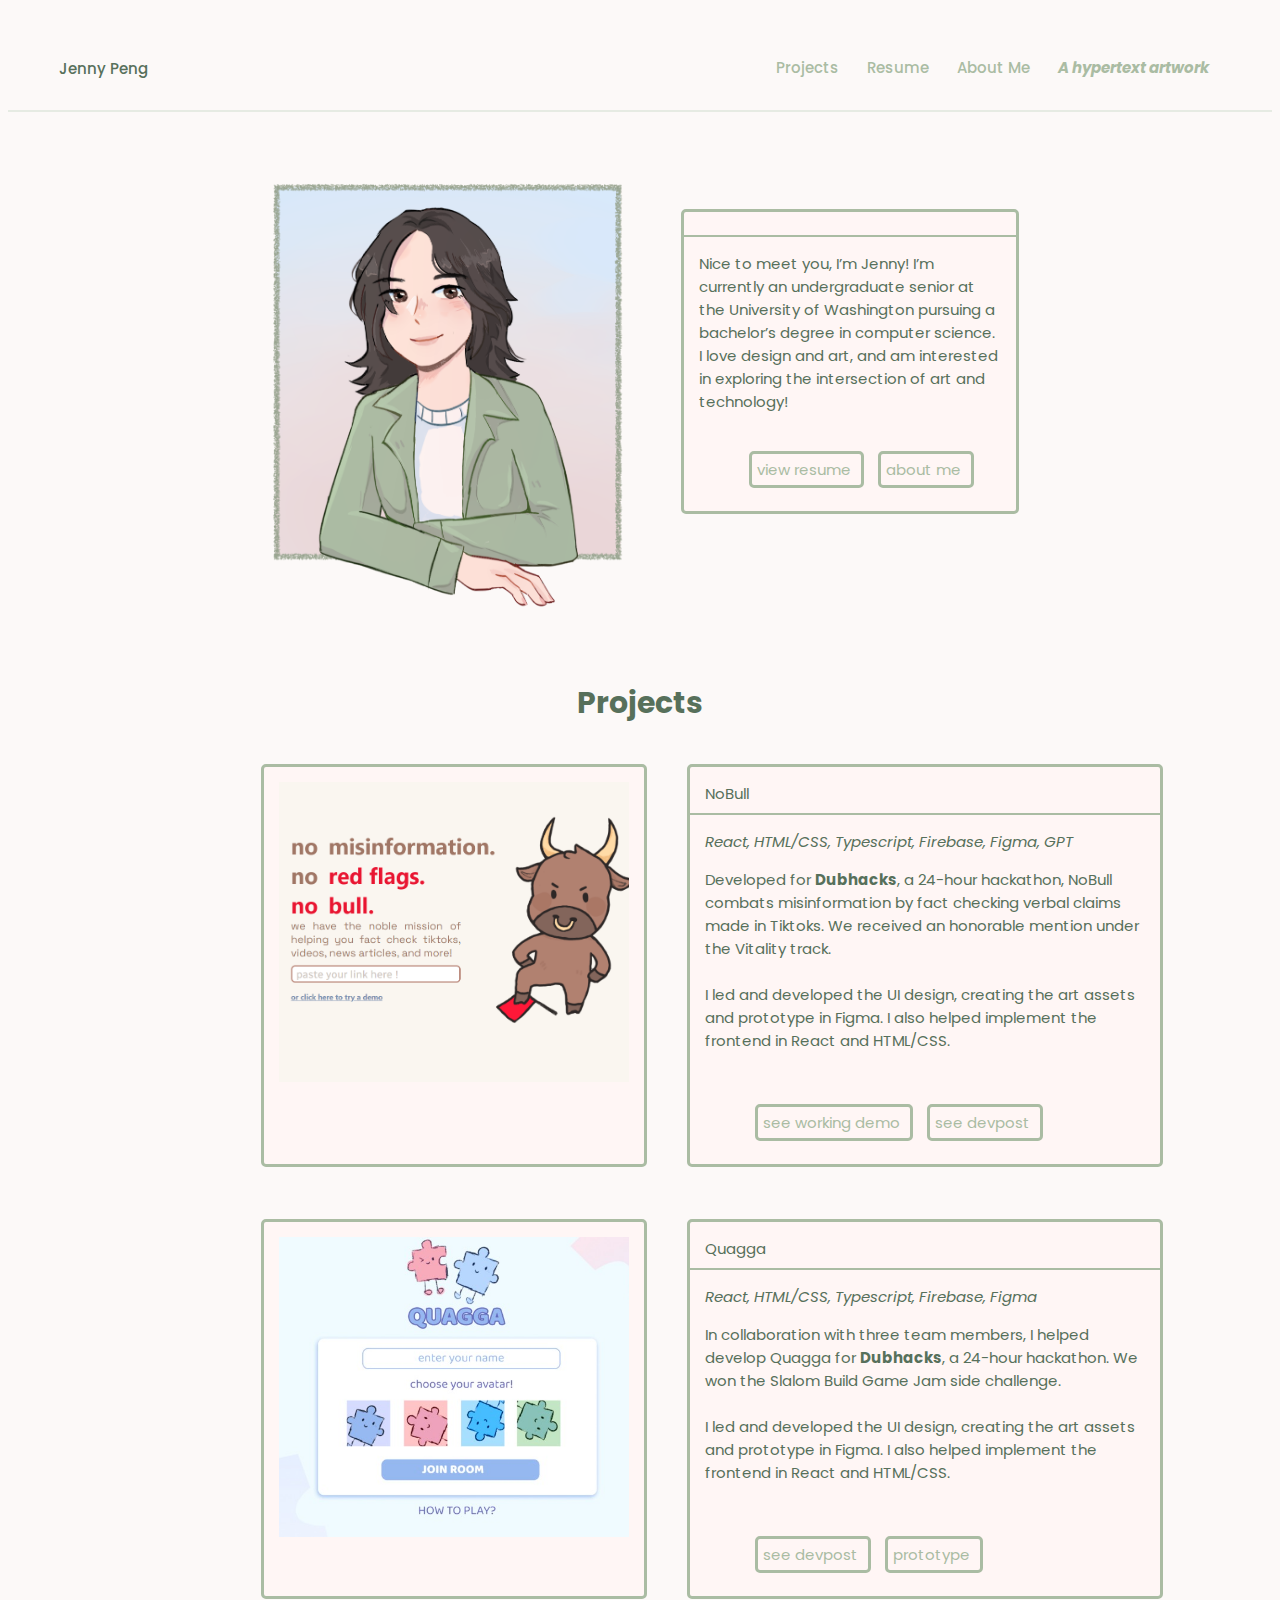
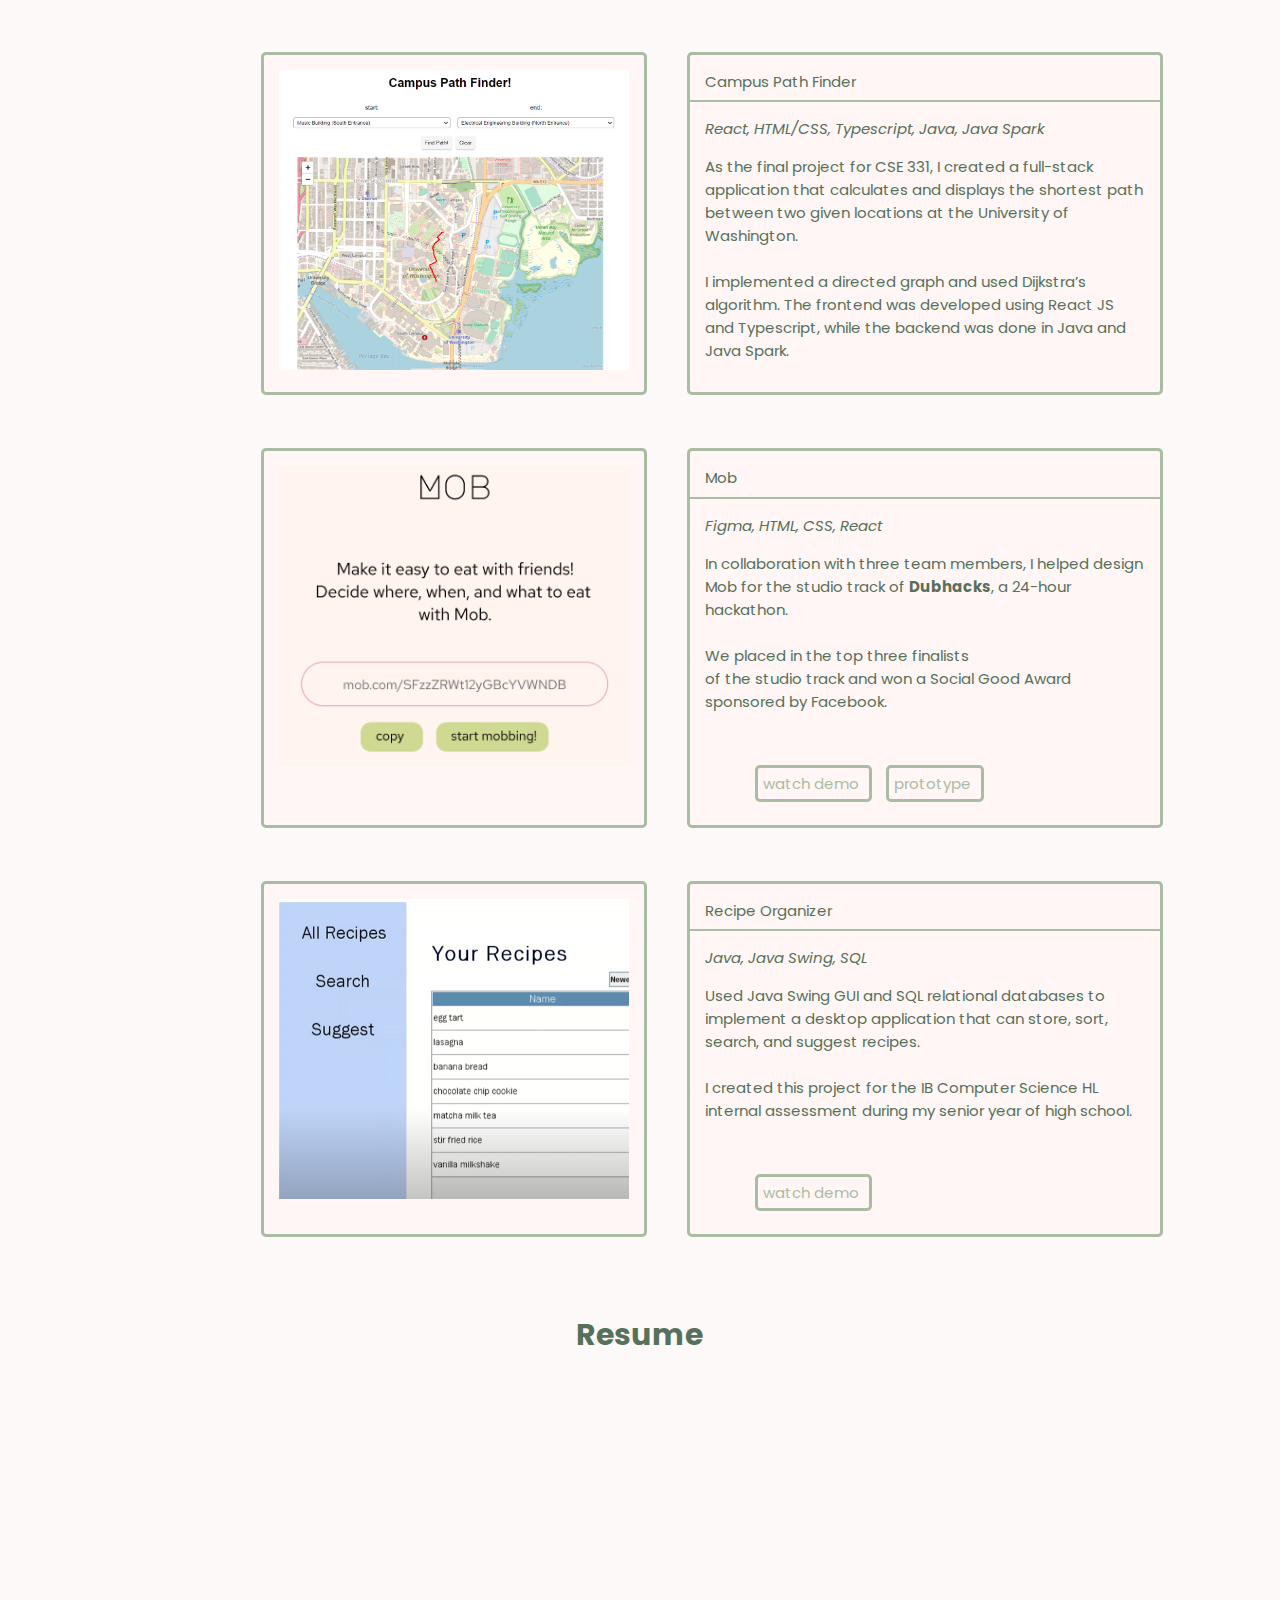
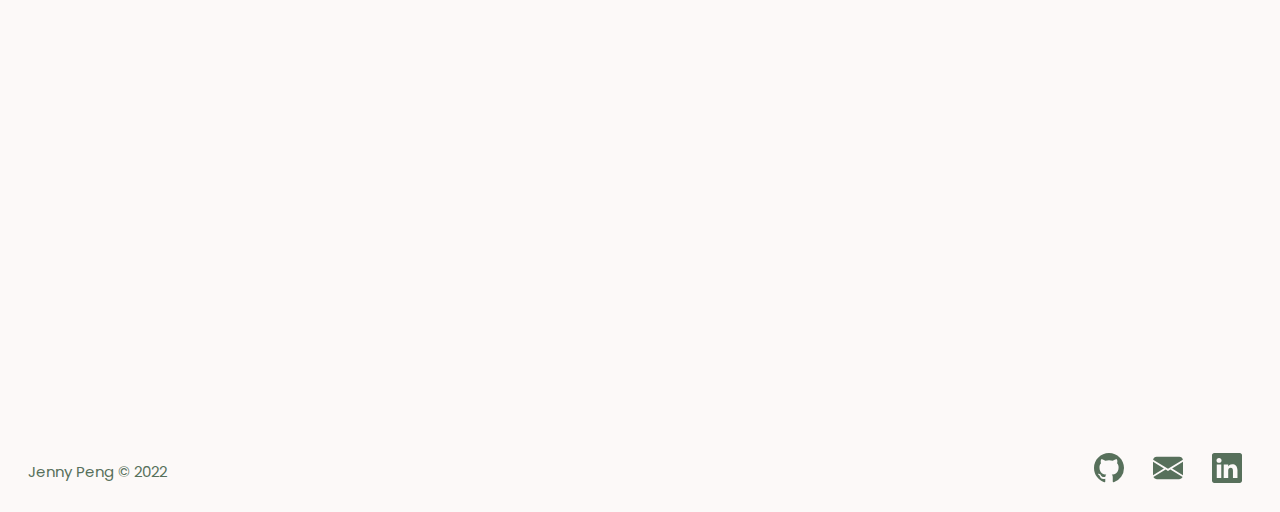
<file: index.html>
<!DOCTYPE html>
<html lang="en">
<head>
    <!-- Google tag (gtag.js) -->
<script async src="https://www.googletagmanager.com/gtag/js?id=G-HSFZQCGW7Z"></script>
<script>
  window.dataLayer = window.dataLayer || [];
  function gtag(){dataLayer.push(arguments);}
  gtag('js', new Date());

  gtag('config', 'G-HSFZQCGW7Z');
</script>
    <meta charset="UTF-8">
    <meta http-equiv="X-UA-Compatible" content="IE=edge">
    <meta name="viewport" content="width=device-width, initial-scale=1.0">
    <link rel="stylesheet" href="style.css">
    <title>Jenny Peng</title>
    <link rel="preconnect" href="https://fonts.googleapis.com">
    <link rel="preconnect" href="https://fonts.gstatic.com" crossorigin>
    <link href="https://fonts.googleapis.com/css2?family=Poppins:ital,wght@0,200;0,400;0,500;1,200&display=swap" rel="stylesheet">
    <link rel="icon" href="images/hearticon.png">
</head>
<body>
    <nav>
        <a href="index.html">Jenny Peng</a>
        <div class="nav-links">
            <ul>
                <li><a href="#project-id">Projects</a></li>
                <li><a href="#resume-id">Resume</a></li>
                <li><a href="about.html">About Me</a></li>
                <li><a href="dxarts.html"><i><b>A hypertext artwork</b></i></a></li>
            </ul>
        </div>
    </nav>
    <hr class = "nav-hr">
    <div class="outer">
    <section class="header">
        <div class="intro">
            <div class="portrait">
                <img src="images/me.png" class="portrait-main" alt="drawing of me">
                <img src="images/me2.png" class="portrait-hover"alt="drawing of me saying 'hello world'">
            </div>
            <div class="container">
                <hr>
                <p>Nice to meet you, I’m Jenny! I’m currently an
                    undergraduate senior at the University of Washington pursuing a bachelor’s degree in
                    computer science. I love design and art, and am interested in exploring the 
                    intersection of art and technology!</p>
                <div class="btn">
                    <ul>
                        <li><a href="#resume-id">view resume</a></li>
                        <li><a href="about.html">about me</a></li>
                    </ul>
                </div>
            </div>
        </div>
    </section>

    <section class="projects">
        <h1 id="project-id">Projects</h1>
        <div class="project-row">
            <div class="container img-container" id="pathfinder"><a href="https://nobull.today/" target="_blank"><img src = "images/nobull.png"></a></div>
            <div class="container">
                NoBull<hr>
                <p><i>React, HTML/CSS, Typescript, Firebase, Figma, GPT</i></p>
                <p>
                Developed for <b><a href="https://dh23.dubhacks.co/" target="_blank">Dubhacks</a></b>, a 24-hour hackathon, NoBull combats misinformation
                by fact checking verbal claims made in Tiktoks. We received
                an honorable mention under the Vitality track. 
                <br><br> I led and developed the UI design, creating the art assets and prototype in Figma. I also helped implement the frontend
                in React and HTML/CSS.
                </p>
                <div class="btn">
                    <ul>
                        <li><a href="https://nobull.today/" target="_blank">see working demo</a></li>
                        <li><a href="https://devpost.com/software/nobull-ousjgz" target="_blank">see devpost</a></li>
                    </ul>
                </div>
            </div>
        </div>
        <div class="project-row">
            <div class="container img-container" id="pathfinder"><a href="https://quagga.lawrencetan.ca/" target="_blank"><img src = "images/QUAGGA.jpg"></a></div>
            <div class="container">
                Quagga<hr>
                <p><i>React, HTML/CSS, Typescript, Firebase, Figma</i></p>
                <p>
                In collaboration with three team members, I
                helped develop Quagga for <b><a href="https://dh22.dubhacks.co/" target="_blank">Dubhacks</a></b>, a 24-hour hackathon. We won 
                the Slalom Build Game Jam side challenge. 
                <br><br> I led and developed the UI design, creating the art assets and prototype in Figma. I also helped implement the frontend
                in React and HTML/CSS.
                </p>
                <div class="btn">
                    <ul>
                        <li><a href="https://devpost.com/software/quagga?ref_content=my-projects-tab&ref_feature=my_projects" target="_blank">see devpost</a></li>
                        <li><a href="https://www.figma.com/proto/CMjqVvIC8nSuo6eocJyv0U/Quagga?node-id=23%3A524&scaling=scale-down&page-id=0%3A1&starting-point-node-id=23%3A524" target="_blank">prototype</a></li>
                    </ul>
                </div>
            </div>
        </div>
        <div class="project-row">
            <div class="container img-container" id="pathfinder"><img src = "images/pathfinderimg.PNG"></div>
            <div class="container">
                Campus Path Finder<hr>
                <p><i>React, HTML/CSS, Typescript, Java, Java Spark</i></p>
                <p>
                    As the final project for CSE 331, I created a full-stack application that calculates and displays the shortest path between two given locations at the University of
                    Washington.                 
                    <br><br> 
                    I implemented a directed graph and used Dijkstra’s algorithm. 
                    The frontend was developed using React JS and Typescript, while the backend was 
                    done in Java and Java Spark.
                </p>
            </div>
        </div>
        <div class="project-row">
        <div class="container img-container"><a href ="https://devpost.com/software/mob-ejyq7k" target="_blank"><img src = "images/mob.PNG"></a></div>
        <div class="container">
            Mob<hr>
            <p><i>Figma, HTML, CSS, React</i></p>
            <p>In collaboration with three team members, I
                helped design Mob for the studio track of <b><a href="https://dh21.dubhacks.co/" target="_blank">Dubhacks</a></b>, a 24-hour hackathon. <br><br>We placed in the top three finalists<br>
                of the studio track and won a Social Good Award sponsored by Facebook.</p>
                <div class="btn">
                    <ul>
                        <li><a href="https://devpost.com/software/mob-ejyq7k" target="_blank">watch demo</a></li>
                        <li><a href="https://www.figma.com/proto/YMXyis3csGvTr3AgDBnioD/Mob?node-id=5%3A3&starting-point-node-id=5%3A3" target="_blank">prototype</a></li>
                    </ul>
                </div>
        </div>
        </div>
        <div class="project-row">
        <div class="container img-container"><a href="https://www.youtube.com/watch?v=W5pSemPfFYw&ab_channel=JennyPeng" target="_blank"><img src="images/recipe.PNG"></a></div>
        <div class="container">
            Recipe Organizer<hr>
            <p><i>Java, Java Swing, SQL</i></p>
            <p>Used Java Swing GUI and SQL relational databases to implement 
            a desktop application that can store, sort, search, and suggest recipes.
            <br><br>I created this project for the IB Computer Science HL internal assessment
            during my senior year of high school.</p>
            <div class="btn">
                <ul>
                    <li><a href="https://www.youtube.com/watch?v=W5pSemPfFYw&ab_channel=JennyPeng" target="_blank">watch demo</a></li>
                </ul>
            </div>
        </div>
        </div>
    </section>
    <section class="resume">
        <h1 id="resume-id">Resume</h1>
        <iframe src="images/resuume.pdf" allowtransparency="true" frameborder="0" title="Resume" alt="images/resume.pdf"></iframe>
    </section>
    <footer>
        <p>Jenny Peng © 2022</p>
        <ul>
            <li><a href="https://github.com/JennyPng" target="_blank"><svg xmlns="http://www.w3.org/2000/svg" fill="currentColor" class="bi bi-github" viewBox="0 0 16 16">
                <path d="M8 0C3.58 0 0 3.58 0 8c0 3.54 2.29 6.53 5.47 7.59.4.07.55-.17.55-.38 0-.19-.01-.82-.01-1.49-2.01.37-2.53-.49-2.69-.94-.09-.23-.48-.94-.82-1.13-.28-.15-.68-.52-.01-.53.63-.01 1.08.58 1.23.82.72 1.21 1.87.87 2.33.66.07-.52.28-.87.51-1.07-1.78-.2-3.64-.89-3.64-3.95 0-.87.31-1.59.82-2.15-.08-.2-.36-1.02.08-2.12 0 0 .67-.21 2.2.82.64-.18 1.32-.27 2-.27.68 0 1.36.09 2 .27 1.53-1.04 2.2-.82 2.2-.82.44 1.1.16 1.92.08 2.12.51.56.82 1.27.82 2.15 0 3.07-1.87 3.75-3.65 3.95.29.25.54.73.54 1.48 0 1.07-.01 1.93-.01 2.2 0 .21.15.46.55.38A8.012 8.012 0 0 0 16 8c0-4.42-3.58-8-8-8z"/>
              </svg></a></li>
            <li><a href="mailto:jennypng@uw.edu"><svg xmlns="http://www.w3.org/2000/svg" fill="currentColor" class="bi bi-envelope-fill" viewBox="0 0 16 16">
                <path d="M.05 3.555A2 2 0 0 1 2 2h12a2 2 0 0 1 1.95 1.555L8 8.414.05 3.555ZM0 4.697v7.104l5.803-3.558L0 4.697ZM6.761 8.83l-6.57 4.027A2 2 0 0 0 2 14h12a2 2 0 0 0 1.808-1.144l-6.57-4.027L8 9.586l-1.239-.757Zm3.436-.586L16 11.801V4.697l-5.803 3.546Z"/></svg></a>
              </li>
              <li><a href="https://www.linkedin.com/in/peng-jenny" target="_blank"><svg xmlns="http://www.w3.org/2000/svg" width="16" height="16" fill="currentColor" class="bi bi-linkedin" viewBox="0 0 16 16">
                <path d="M0 1.146C0 .513.526 0 1.175 0h13.65C15.474 0 16 .513 16 1.146v13.708c0 .633-.526 1.146-1.175 1.146H1.175C.526 16 0 15.487 0 14.854V1.146zm4.943 12.248V6.169H2.542v7.225h2.401zm-1.2-8.212c.837 0 1.358-.554 1.358-1.248-.015-.709-.52-1.248-1.342-1.248-.822 0-1.359.54-1.359 1.248 0 .694.521 1.248 1.327 1.248h.016zm4.908 8.212V9.359c0-.216.016-.432.08-.586.173-.431.568-.878 1.232-.878.869 0 1.216.662 1.216 1.634v3.865h2.401V9.25c0-2.22-1.184-3.252-2.764-3.252-1.274 0-1.845.7-2.165 1.193v.025h-.016a5.54 5.54 0 0 1 .016-.025V6.169h-2.4c.03.678 0 7.225 0 7.225h2.4z"/>
              </svg></a></li>
        </ul>
    </footer>
</div>
</body>
</html>
</file>
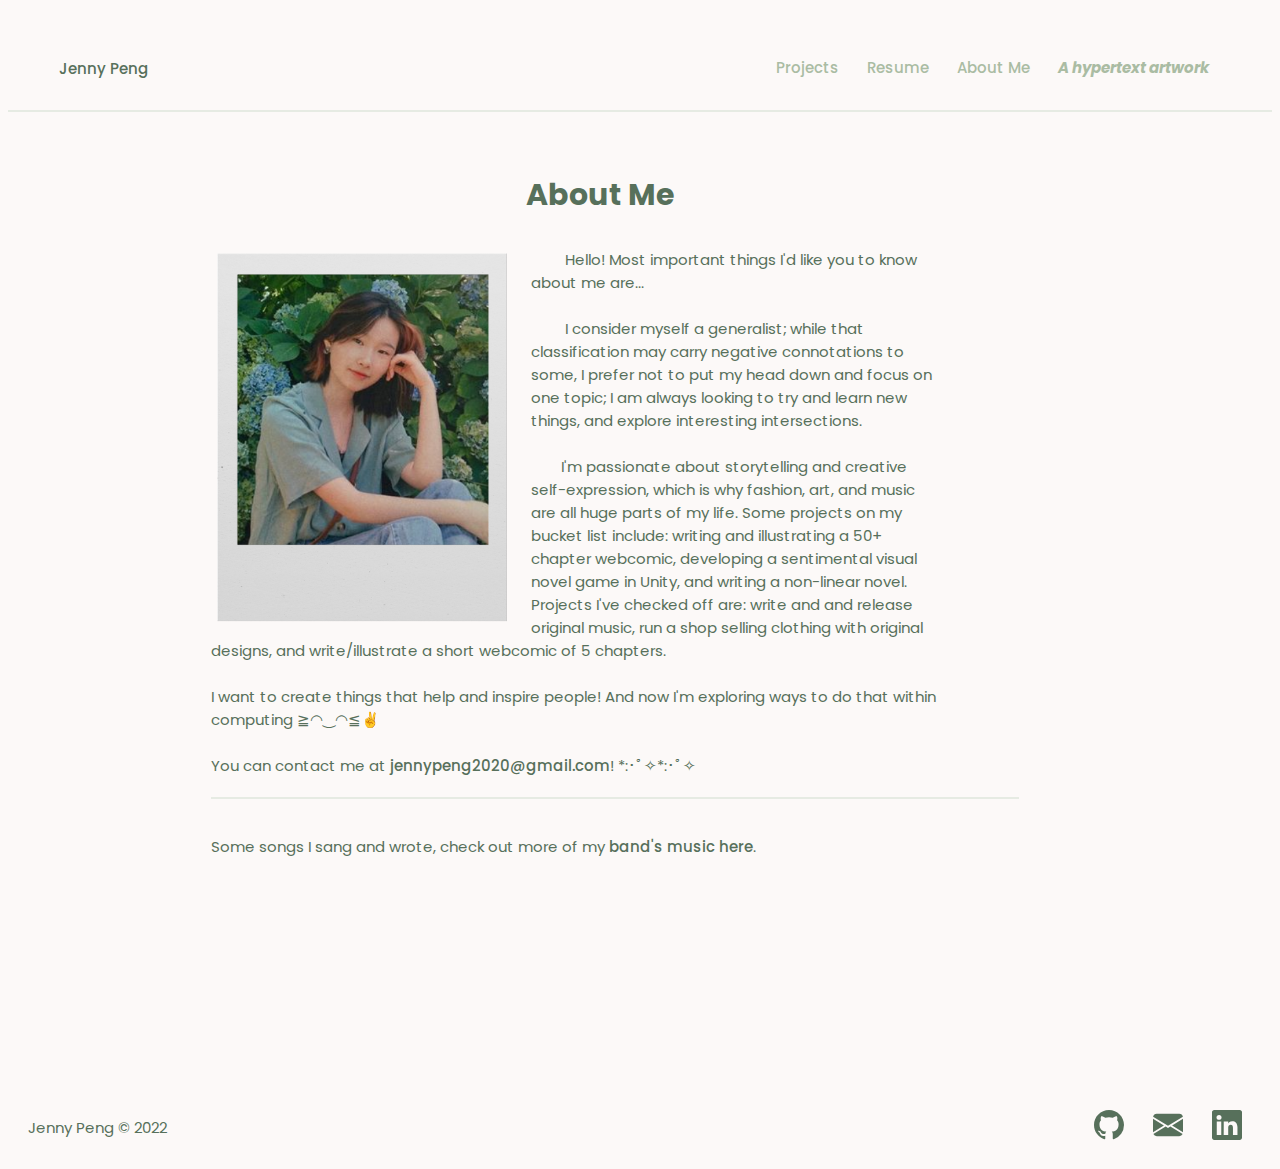
<file: about.html>
<!DOCTYPE html>
<html lang="en">
<head>
    <!-- Google tag (gtag.js) -->
<script async src="https://www.googletagmanager.com/gtag/js?id=G-HSFZQCGW7Z"></script>
<script>
  window.dataLayer = window.dataLayer || [];
  function gtag(){dataLayer.push(arguments);}
  gtag('js', new Date());

  gtag('config', 'G-HSFZQCGW7Z');
</script>
    <meta charset="UTF-8">
    <meta http-equiv="X-UA-Compatible" content="IE=edge">
    <meta name="viewport" content="width=device-width, initial-scale=1.0">
    <link rel="stylesheet" href="style.css">
    <title>About Me</title>
    <link rel="preconnect" href="https://fonts.googleapis.com">
    <link rel="preconnect" href="https://fonts.gstatic.com" crossorigin>
    <link href="https://fonts.googleapis.com/css2?family=Poppins:ital,wght@0,200;0,400;0,500;1,200&display=swap" rel="stylesheet">
    <link rel="icon" href="images/hearticon.png">

<body>
    <!-- Google Tag Manager (noscript) -->
<noscript><iframe src="https://www.googletagmanager.com/ns.html?id=GTM-N3G9T536"
    height="0" width="0" style="display:none;visibility:hidden"></iframe></noscript>
    <!-- End Google Tag Manager (noscript) -->
    <nav>
        <a href="index.html" class="logo">Jenny Peng</a>
        <div class="nav-links abt">
            <ul>
                <li><a href="index.html#project-id">Projects</a></li>
                <li><a href="index.html#resume-id">Resume</a></li>
                <li><a href="about.html" class="about-link">About Me</a></li>
                <li><a href="dxarts.html"><i><b>A hypertext artwork</b></i></a></li>
            </ul>
        </div>
    </nav>
    <hr class = "nav-hr">
    <section class="header">
        <div class="about-row">
            <h1>About Me</h1>
            <img src="images/selfie.png">
            <p>
                &emsp;&emsp; Hello! Most important things I'd like you to know about me are...
                
                <br><br>&emsp;&emsp; I consider myself a generalist; while that classification may carry negative 
                connotations to some, I prefer not to put my head down and focus on one topic; I am always looking to try and learn new things, and explore
                interesting intersections. 

                <br><br>
                &emsp;&emsp;I'm passionate about storytelling and creative self-expression, which is why fashion, art, and music are all huge parts of my life.
                 Some projects on my bucket list include: writing and illustrating a 50+ chapter webcomic, developing a sentimental visual novel game in Unity, 
                 and writing a non-linear novel. Projects I've checked off are: write and and release original music, run a shop selling clothing with original 
                 designs, and write/illustrate a short webcomic of 5 chapters. 

                 <br><br>
                 I want to create things that help and inspire people! And now I'm exploring ways to do that within computing ≧◠‿◠≦✌

                <br><br>You can contact me at <a href="mailto:jennypeng2020@gmail.com">jennypeng2020@gmail.com</a>! *:･ﾟ✧*:･ﾟ✧
                <hr>
                <br><br>Some songs I sang and wrote, check out more of my <a href="https://open.spotify.com/artist/0sWDV5UY1Rfbk4ZAR3HCUq" target="_blank">band's music here</a>.
            </p>
            <div class="">
            <iframe src="https://open.spotify.com/embed/track/2HBVL75zzQBeOjDwNAAzYH?utm_source=generator" width="70%" height="80" frameBorder="0" allowfullscreen="" allow="autoplay; clipboard-write; encrypted-media; fullscreen; picture-in-picture"></iframe>
            <iframe src="https://open.spotify.com/embed/album/4p6r0Du1aZhzJ2BBi9aOeg?utm_source=generator" width="70%" height="80" frameBorder="0" allowfullscreen="" allow="autoplay; clipboard-write; encrypted-media; fullscreen; picture-in-picture"></iframe>
            </div>
        </div>
    </section>
    <footer>
        <p>Jenny Peng © 2022</p>
        <ul>
            <li><a href="https://github.com/JennyPng" target="_blank"><svg xmlns="http://www.w3.org/2000/svg" fill="currentColor" class="bi bi-github" viewBox="0 0 16 16">
                <path d="M8 0C3.58 0 0 3.58 0 8c0 3.54 2.29 6.53 5.47 7.59.4.07.55-.17.55-.38 0-.19-.01-.82-.01-1.49-2.01.37-2.53-.49-2.69-.94-.09-.23-.48-.94-.82-1.13-.28-.15-.68-.52-.01-.53.63-.01 1.08.58 1.23.82.72 1.21 1.87.87 2.33.66.07-.52.28-.87.51-1.07-1.78-.2-3.64-.89-3.64-3.95 0-.87.31-1.59.82-2.15-.08-.2-.36-1.02.08-2.12 0 0 .67-.21 2.2.82.64-.18 1.32-.27 2-.27.68 0 1.36.09 2 .27 1.53-1.04 2.2-.82 2.2-.82.44 1.1.16 1.92.08 2.12.51.56.82 1.27.82 2.15 0 3.07-1.87 3.75-3.65 3.95.29.25.54.73.54 1.48 0 1.07-.01 1.93-.01 2.2 0 .21.15.46.55.38A8.012 8.012 0 0 0 16 8c0-4.42-3.58-8-8-8z"/>
              </svg></a></li>
            <li><a href="mailto:jennypng@uw.edu"><svg xmlns="http://www.w3.org/2000/svg" fill="currentColor" class="bi bi-envelope-fill" viewBox="0 0 16 16">
                <path d="M.05 3.555A2 2 0 0 1 2 2h12a2 2 0 0 1 1.95 1.555L8 8.414.05 3.555ZM0 4.697v7.104l5.803-3.558L0 4.697ZM6.761 8.83l-6.57 4.027A2 2 0 0 0 2 14h12a2 2 0 0 0 1.808-1.144l-6.57-4.027L8 9.586l-1.239-.757Zm3.436-.586L16 11.801V4.697l-5.803 3.546Z"/></svg></a>
              </li>
              <li><a href="https://www.linkedin.com/in/peng-jenny" target="_blank"><svg xmlns="http://www.w3.org/2000/svg" width="16" height="16" fill="currentColor" class="bi bi-linkedin" viewBox="0 0 16 16">
                <path d="M0 1.146C0 .513.526 0 1.175 0h13.65C15.474 0 16 .513 16 1.146v13.708c0 .633-.526 1.146-1.175 1.146H1.175C.526 16 0 15.487 0 14.854V1.146zm4.943 12.248V6.169H2.542v7.225h2.401zm-1.2-8.212c.837 0 1.358-.554 1.358-1.248-.015-.709-.52-1.248-1.342-1.248-.822 0-1.359.54-1.359 1.248 0 .694.521 1.248 1.327 1.248h.016zm4.908 8.212V9.359c0-.216.016-.432.08-.586.173-.431.568-.878 1.232-.878.869 0 1.216.662 1.216 1.634v3.865h2.401V9.25c0-2.22-1.184-3.252-2.764-3.252-1.274 0-1.845.7-2.165 1.193v.025h-.016a5.54 5.54 0 0 1 .016-.025V6.169h-2.4c.03.678 0 7.225 0 7.225h2.4z"/>
              </svg></a></li>
        </ul>
    </footer>
</body>
</html>
</file>
<file: style.css>
html{
    scroll-behavior: smooth;
}
body {
    background-color: #FCF9F8;
    font-family: 'Poppins', Helvetica, sans-serif;
    color: #57705B;
    font-size: 15px;
    max-width: 100%;
}
p{
    font-weight: 400;
}
h1{ 
    margin-bottom: 5px;
    text-align: center;
}
a{
    text-decoration: none;
    color: #57705B;
}
section{
    margin: auto;
    margin-top: 60px;
    width: 60%;
    position: relative;
}
footer{
  padding-left: 20px;
  padding-right: 30px;
  display: flex;
  justify-content: space-between;
  align-items: center;
  margin-top: 50px;
}
footer ul{
    list-style: none;
}
footer ul li{
    display: inline-block;
}
footer svg{
    color:#57705B;
    margin-left: 25px;
    width: 30px;
    height: 30px;
}
footer svg:hover{
    color: #AABCA3
}
nav{
  padding: 2% 4%;
  display: flex;
  justify-content: space-between;
  align-items: center;
  font-weight: 500;
}
.nav-links{
    flex: 1;
    text-align: right;
}
.nav-links ul li{
    display:inline-block;
    list-style: none;
    padding: 8px 12px;
    color: #AABCA3;
    position: relative;
}
.nav-links a{
    color: #AABCA3;
    transition: 0.3s;
}
.nav-links a:hover{
    color: #57705B;
}
.nav-links a::after{
     content: '';
     width: 0%;
     height: 2px;
     background:#EDC0C0;
     display: block;
     margin: auto;
     transition: 0.5s;
}
.nav-links a:hover::after{
    width: 100%;
}
.nav-hr{
    margin-top: -20px;
    height: 2px;
    background-color: #e6ebe3;
    border: transparent;
    position: relative;
}
.about-row hr{
    margin-top: 20px;
    height: 2px;
    background-color: #e6ebe3;
    border: transparent;
    position: relative;
    margin-bottom: -10px;
}

/* || POSITIONS */
.project-row{
    min-width: fit-content;
    display: flex;
    margin-top: 5%;
    right: 0;
}
.project-row .container{
    margin-right: 40px;
    margin-bottom: 15px;
}
.project-row img{
    cursor: pointer;
    width: 350px;
    height: 300px;
    object-fit: cover;
}
.intro{
    display: flex;
    margin: 0 auto;
    position: relative;
}
.intro .container{
    margin-top: 5%;
    margin-left: 40px;
}
.resume iframe{
    position: relative;
    width: 100%;
    height: 600px;
    margin: 0 auto;
    display: block;
    margin-top: 30px;
    text-align: center;
}

/* || STYLISTIC */
.container{
    border: 3px #AABCA3 solid;
    border-radius: 5px;
    width: 440px;
    overflow-wrap: break-word;
    padding: 15px;
    background-color: #FFF6F5;
    position: relative;
}
.intro .container{
    height: fit-content;
}
.img-container{
    width: fit-content;
}
.container:hover{
    box-shadow: 3px 4px #AABCA3;
}
.container hr{
    height: 2px;
    margin-left: -15px;
    margin-right: -15px;
    background-color: #AABCA3;
    border: transparent;
    position: relative;
}
.btn{
    position: relative;

    margin-top: 10%;
}
.btn ul{
    width: fit-content;
}
.btn ul li{
    margin-left: 10px;
    display: inline-block;
    margin-top: 15px;
}
.btn ul li a:hover{
    background-color: #AABCA3;
    transition: 0.3s;
    color: #FFF6F5;
}
.btn ul li a{
    border: 3px #AABCA3 solid;
    border-radius: 5px;
    max-width: fit-content;
    cursor: pointer;
    padding-left: 5px;
    padding-right: 10px;
    padding-top: 5px;
    padding-bottom: 5px;
    color: #AABCA3;
}
.projects a:hover{
    color: #AABCA3;
}
.portrait img{
    width: 380px;
}
.portrait-main img{
    opacity: 100;
}
.portrait .portrait-hover{
    display: none;
    position: absolute;
    width: 380px;
    top: 0;
    left: 0;
    z-index: 99;
}
.portrait:hover .portrait-main img{
    display: none;
}
.portrait:hover .portrait-hover{
    display: inline;
    width: 380px;
}

/* || ABOUT SECTION */
.about-row{
    align-items: center;
    margin-left: -50px;
}
.about-row p{
    width: 90%;
    justify-content: space-evenly;
}
.about-row h1{
    margin-left: -30px;
    margin-bottom: 30px;
}
.about-row img{
    width: 300px;
    margin-right: 20px;
    float: left;
}
.about-row a{
    color: #57705B;
    font-weight: 500;
}
.about-row a:hover{
    color:#AABCA3;
}

@media(max-width: 600px){
    section{
        margin: 0;
        margin-top: 10px;
        align-items: center;
    }
    .about-row{
        display: block;
        margin: 0 auto;
        width: 100%;
        margin-left: 60px;
    }
    .about-row p{
        width: 100%;
    }
    .about-row img{
        margin-bottom: 20px;
    }
    h1{
        width: 100%;
        text-align: center;
        margin: 0 auto;
        margin-top: 60px;
        margin-bottom: 40px;
    }
    .intro{
        display: block;
        width: 100%;
        float: none;
    }
    .intro .container{
        margin: 0 0;
        max-width: 340px;
    }
    .project-row{
        display: block; 
        float: none; 
        max-width: 100%;
    }
    .container{
        max-width: 340px;
        display: block;
        margin: 0 0;
        margin-bottom: 40px;
    }
    .resume iframe{
        width: 320px;
        height: 500px;
        margin: 0 0;
        position: flex;
        display: block;
    }
    .portrait{
        width: 100%;
        margin: 0 auto;
    }

    footer svg{
        width: 20px;
        height: 20px
    }
    footer{
        padding: 0 0;
    }
}
</file>
